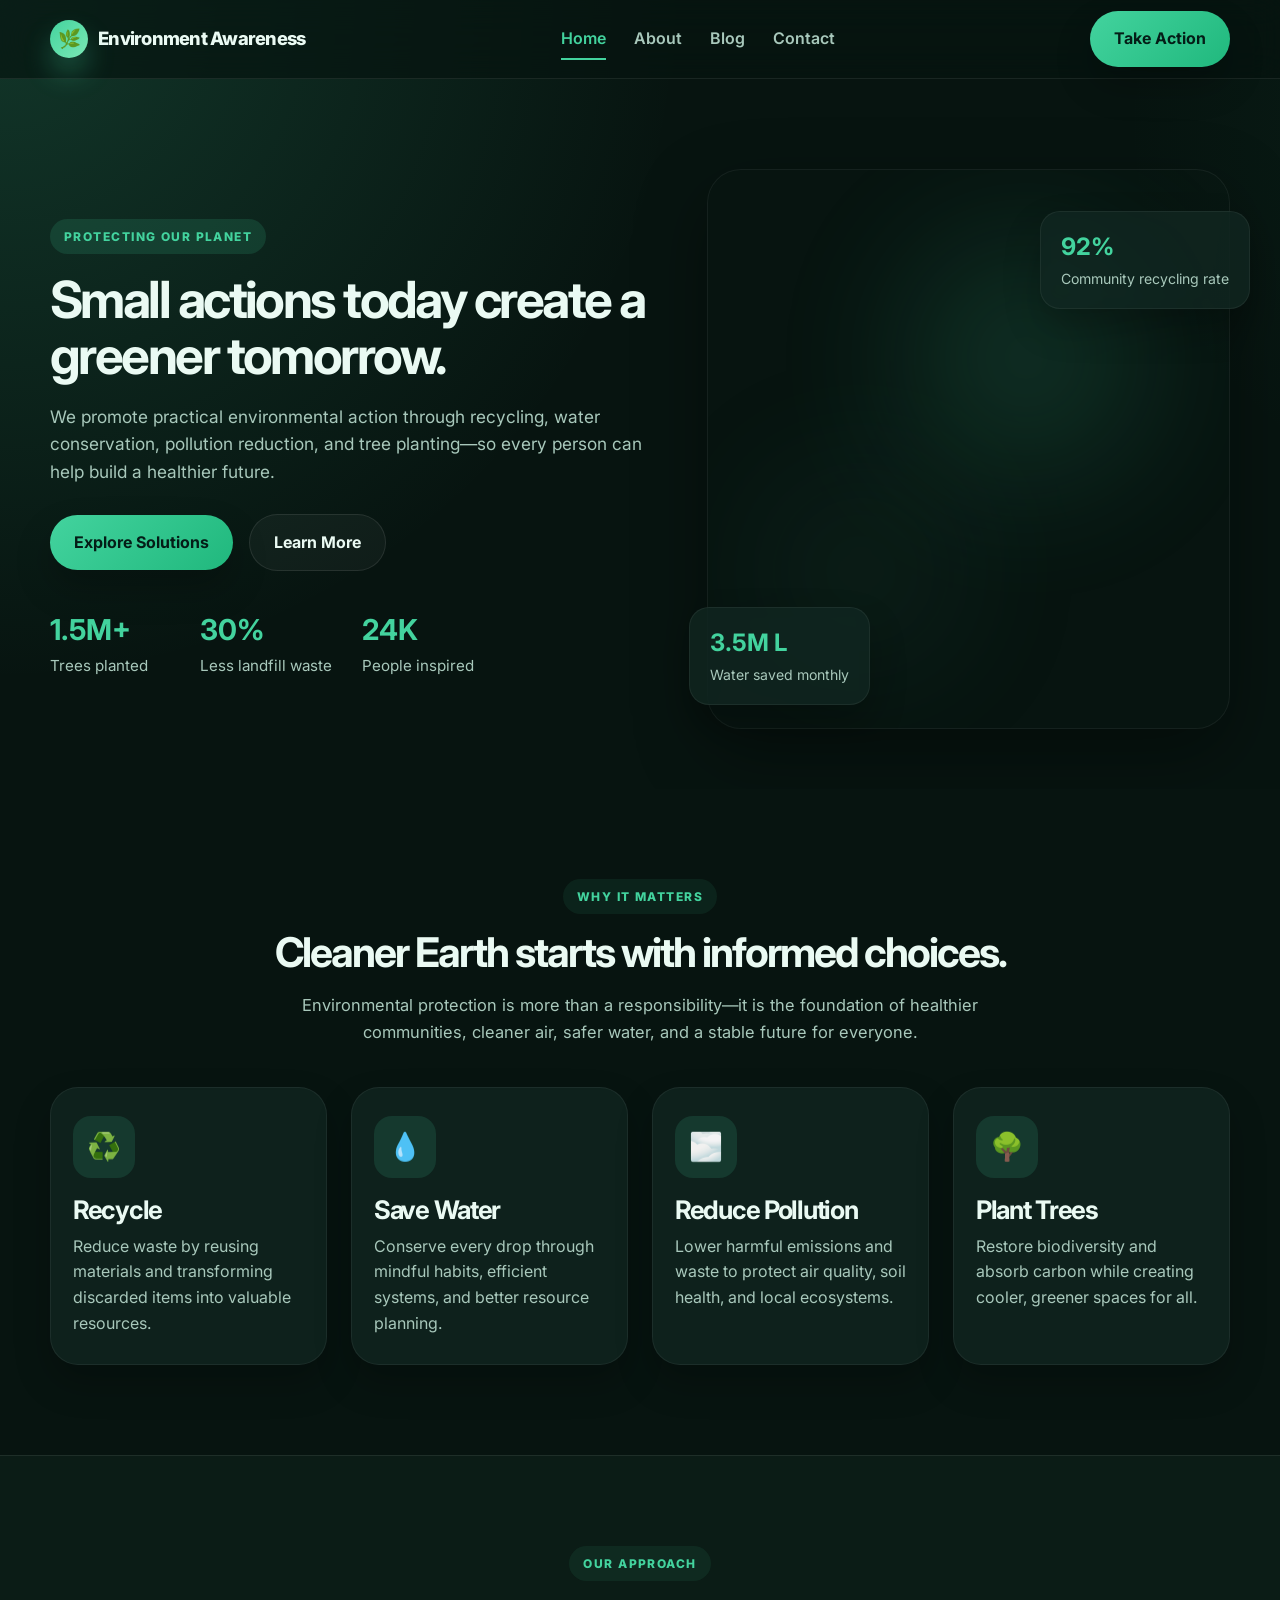
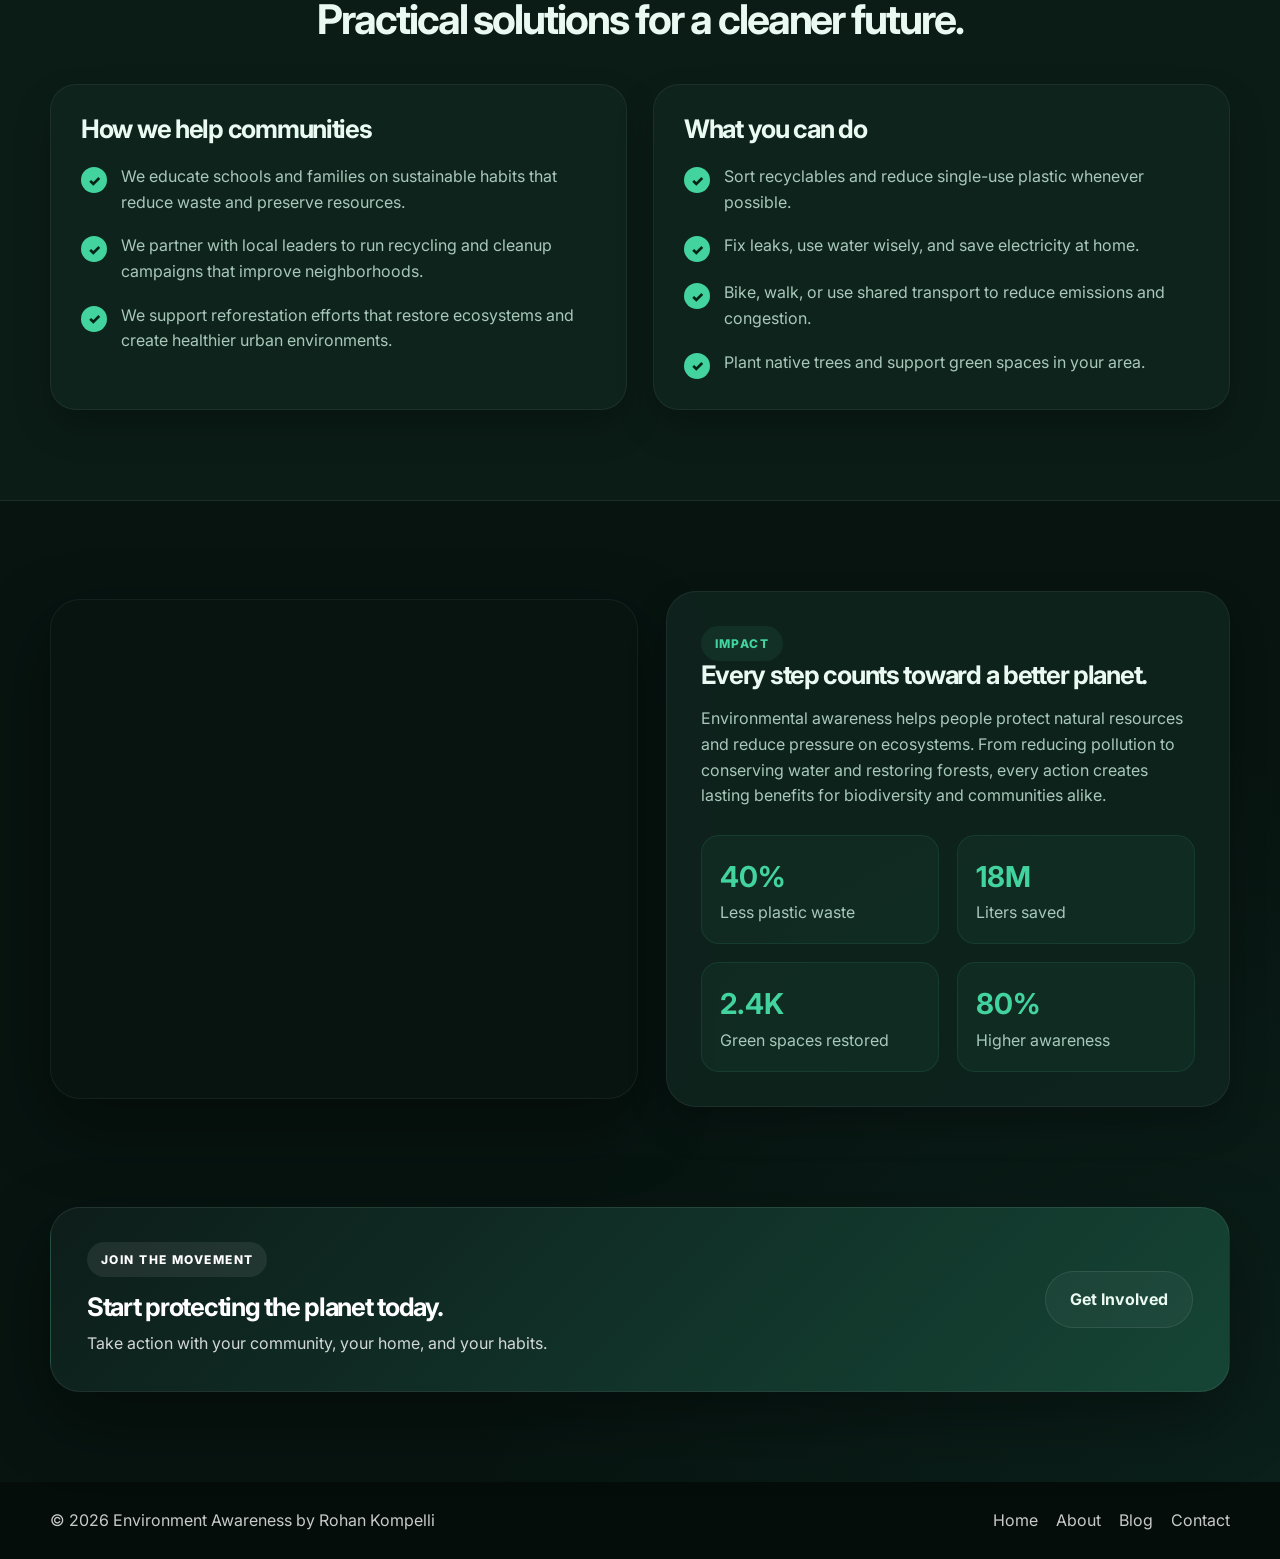
<file: index.html>
<!DOCTYPE html>
<html lang="en">
  <head>
    <meta charset="UTF-8" />
    <meta name="viewport" content="width=device-width, initial-scale=1.0" />
    <title>Environment Awareness | Rohan Kompelli</title>
    <meta
      name="description"
      content="Environment Awareness website promoting recycling, water conservation, pollution reduction, and tree planting."
    />
    <link rel="preconnect" href="https://fonts.googleapis.com" />
    <link rel="preconnect" href="https://fonts.gstatic.com" crossorigin />
    <link
      href="https://fonts.googleapis.com/css2?family=Inter:wght@400;500;600;700;800;900&display=swap"
      rel="stylesheet"
    />
    <link rel="stylesheet" href="style.css" />
  </head>
  <body>
    <header class="site-header">
      <div class="container nav">
        <a href="index.html" class="brand" aria-label="Environment Awareness home">
          <span class="brand-mark">🌿</span>
          <span>Environment Awareness</span>
        </a>

        <nav class="nav-links" id="navLinks">
          <a href="index.html" class="active">Home</a>
          <a href="about.html">About</a>
          <a href="blog.html">Blog</a>
          <a href="contact.html">Contact</a>
        </nav>

        <a href="contact.html" class="btn btn-primary nav-cta">Take Action</a>

        <button class="menu-toggle" id="menuToggle" aria-label="Toggle menu">
          ☰
        </button>
      </div>
    </header>

    <main>
      <section class="hero">
        <div class="container hero-inner">
          <div class="hero-copy reveal">
            <span class="eyebrow">Protecting our planet</span>
            <h1>Small actions today create a greener tomorrow.</h1>
            <p class="lead">
              We promote practical environmental action through recycling, water
              conservation, pollution reduction, and tree planting—so every
              person can help build a healthier future.
            </p>

            <div class="hero-actions">
              <a href="#solutions" class="btn btn-primary">Explore Solutions</a>
              <a href="about.html" class="btn btn-secondary">Learn More</a>
            </div>

            <div class="hero-stats">
              <div class="stat">
                <strong>1.5M+</strong>
                <span>Trees planted</span>
              </div>
              <div class="stat">
                <strong>30%</strong>
                <span>Less landfill waste</span>
              </div>
              <div class="stat">
                <strong>24K</strong>
                <span>People inspired</span>
              </div>
            </div>
          </div>

          <div class="hero-visual reveal">
            <div class="image-card">
              <div class="glow glow-one"></div>
              <div class="glow glow-two"></div>
            </div>

            <div class="floating-box box-top">
              <strong>92%</strong>
              <span>Community recycling rate</span>
            </div>

            <div class="floating-box box-bottom">
              <strong>3.5M L</strong>
              <span>Water saved monthly</span>
            </div>
          </div>
        </div>
      </section>

      <section class="section">
        <div class="container">
          <div class="section-heading reveal">
            <span class="eyebrow eyebrow-soft">Why it matters</span>
            <h2>Cleaner Earth starts with informed choices.</h2>
            <p>
              Environmental protection is more than a responsibility—it is the
              foundation of healthier communities, cleaner air, safer water, and
              a stable future for everyone.
            </p>
          </div>

          <div class="cards">
            <article class="card reveal">
              <div class="icon">♻️</div>
              <h3>Recycle</h3>
              <p>
                Reduce waste by reusing materials and transforming discarded
                items into valuable resources.
              </p>
            </article>

            <article class="card reveal">
              <div class="icon">💧</div>
              <h3>Save Water</h3>
              <p>
                Conserve every drop through mindful habits, efficient systems,
                and better resource planning.
              </p>
            </article>

            <article class="card reveal">
              <div class="icon">🌫️</div>
              <h3>Reduce Pollution</h3>
              <p>
                Lower harmful emissions and waste to protect air quality, soil
                health, and local ecosystems.
              </p>
            </article>

            <article class="card reveal">
              <div class="icon">🌳</div>
              <h3>Plant Trees</h3>
              <p>
                Restore biodiversity and absorb carbon while creating cooler,
                greener spaces for all.
              </p>
            </article>
          </div>
        </div>
      </section>

      <section id="solutions" class="section section-alt">
        <div class="container">
          <div class="section-heading reveal">
            <span class="eyebrow eyebrow-soft">Our approach</span>
            <h2>Practical solutions for a cleaner future.</h2>
          </div>

          <div class="feature-grid">
            <div class="feature-panel reveal">
              <h3>How we help communities</h3>
              <ul class="check-list">
                <li>
                  <span class="check">✓</span>
                  <span>
                    We educate schools and families on sustainable habits that
                    reduce waste and preserve resources.
                  </span>
                </li>
                <li>
                  <span class="check">✓</span>
                  <span>
                    We partner with local leaders to run recycling and cleanup
                    campaigns that improve neighborhoods.
                  </span>
                </li>
                <li>
                  <span class="check">✓</span>
                  <span>
                    We support reforestation efforts that restore ecosystems and
                    create healthier urban environments.
                  </span>
                </li>
              </ul>
            </div>

            <div class="feature-panel reveal">
              <h3>What you can do</h3>
              <ul class="check-list">
                <li>
                  <span class="check">✓</span>
                  <span>
                    Sort recyclables and reduce single-use plastic whenever
                    possible.
                  </span>
                </li>
                <li>
                  <span class="check">✓</span>
                  <span>
                    Fix leaks, use water wisely, and save electricity at home.
                  </span>
                </li>
                <li>
                  <span class="check">✓</span>
                  <span>
                    Bike, walk, or use shared transport to reduce emissions and
                    congestion.
                  </span>
                </li>
                <li>
                  <span class="check">✓</span>
                  <span>
                    Plant native trees and support green spaces in your area.
                  </span>
                </li>
              </ul>
            </div>
          </div>
        </div>
      </section>

      <section class="section">
        <div class="container impact">
          <div class="impact-image reveal"></div>

          <div class="impact-copy reveal">
            <span class="eyebrow eyebrow-soft">Impact</span>
            <h3>Every step counts toward a better planet.</h3>
            <p>
              Environmental awareness helps people protect natural resources and
              reduce pressure on ecosystems. From reducing pollution to
              conserving water and restoring forests, every action creates
              lasting benefits for biodiversity and communities alike.
            </p>

            <div class="mini-stats">
              <div class="mini-stat">
                <strong>40%</strong>
                <span>Less plastic waste</span>
              </div>
              <div class="mini-stat">
                <strong>18M</strong>
                <span>Liters saved</span>
              </div>
              <div class="mini-stat">
                <strong>2.4K</strong>
                <span>Green spaces restored</span>
              </div>
              <div class="mini-stat">
                <strong>80%</strong>
                <span>Higher awareness</span>
              </div>
            </div>
          </div>
        </div>
      </section>

      <section class="section cta-section">
        <div class="container">
          <div class="cta-box reveal">
            <div class="cta-copy">
              <span class="eyebrow eyebrow-light">Join the movement</span>
              <h3>Start protecting the planet today.</h3>
              <p>Take action with your community, your home, and your habits.</p>
            </div>

            <a href="contact.html" class="btn btn-secondary">Get Involved</a>
          </div>
        </div>
      </section>
    </main>

    <footer class="site-footer">
      <div class="container footer-inner">
        <p>© <span id="year"></span> Environment Awareness by Rohan Kompelli</p>
        <div class="footer-links">
          <a href="index.html">Home</a>
          <a href="about.html">About</a>
          <a href="blog.html">Blog</a>
          <a href="contact.html">Contact</a>
        </div>
      </div>
    </footer>

    <script src="script.js"></script>
  </body>
</html>
</file>
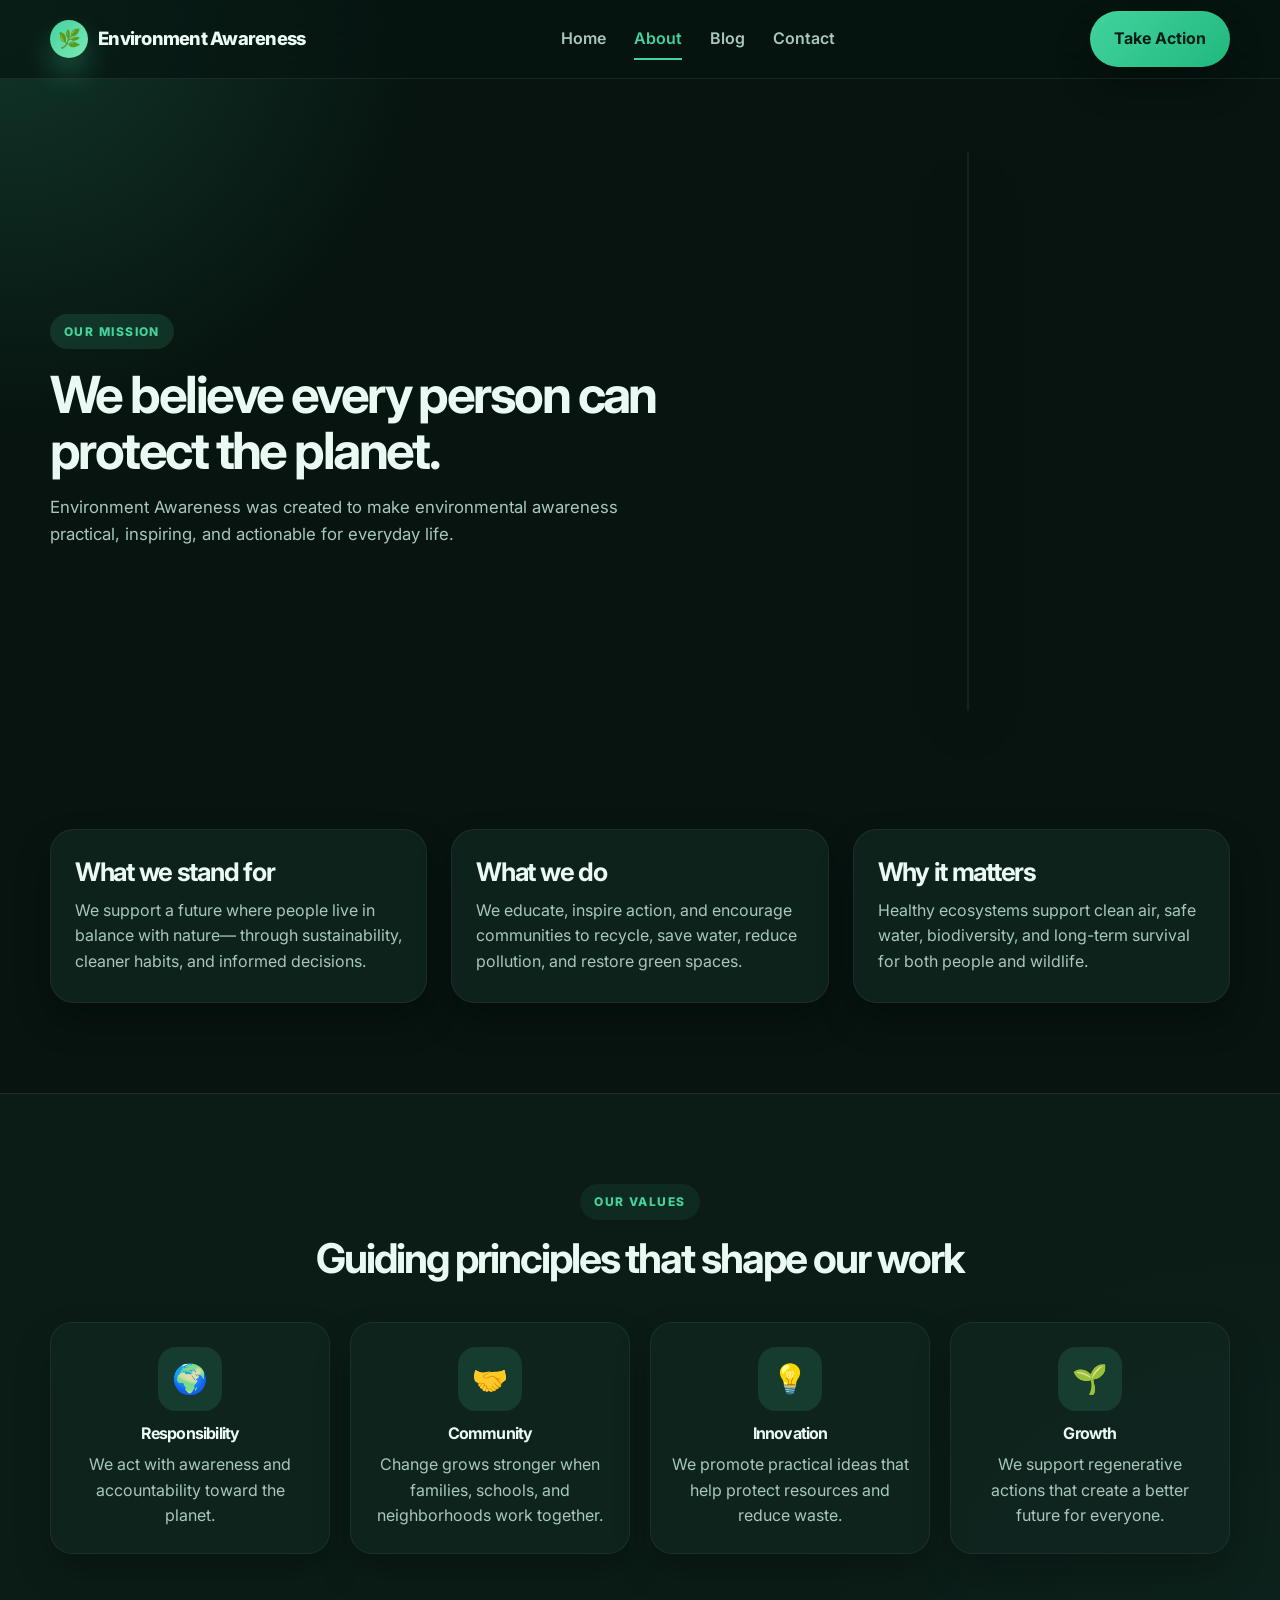
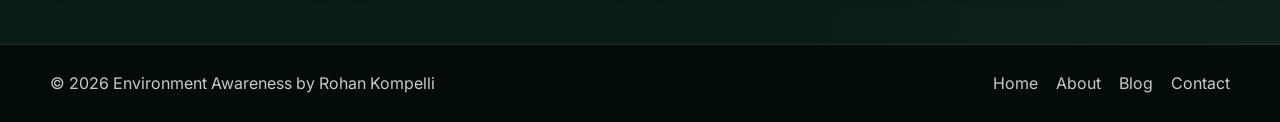
<file: about.html>
<!DOCTYPE html>
<html lang="en">
  <head>
    <meta charset="UTF-8" />
    <meta name="viewport" content="width=device-width, initial-scale=1.0" />
    <title>About | Environment Awareness</title>
    <meta
      name="description"
      content="Learn about Environment Awareness and its mission to protect the environment."
    />
    <link rel="preconnect" href="https://fonts.googleapis.com" />
    <link rel="preconnect" href="https://fonts.gstatic.com" crossorigin />
    <link
      href="https://fonts.googleapis.com/css2?family=Inter:wght@400;500;600;700;800;900&display=swap"
      rel="stylesheet"
    />
    <link rel="stylesheet" href="style.css" />
  </head>
  <body>
    <header class="site-header">
      <div class="container nav">
        <a href="index.html" class="brand" aria-label="Environment Awareness home">
          <span class="brand-mark">🌿</span>
          <span>Environment Awareness</span>
        </a>

        <nav class="nav-links" id="navLinks">
          <a href="index.html">Home</a>
          <a href="about.html" class="active">About</a>
          <a href="blog.html">Blog</a>
          <a href="contact.html">Contact</a>
        </nav>

        <a href="contact.html" class="btn btn-primary nav-cta">Take Action</a>

        <button class="menu-toggle" id="menuToggle" aria-label="Toggle menu">
          ☰
        </button>
      </div>
    </header>

    <main>
      <section class="page-hero">
        <div class="container page-hero-inner">
          <div class="page-copy reveal">
            <span class="eyebrow">Our mission</span>
            <h1>We believe every person can protect the planet.</h1>
            <p>
              Environment Awareness was created to make environmental awareness
              practical, inspiring, and actionable for everyday life.
            </p>
          </div>
          <div class="page-visual reveal">
            <div class="page-image page-image-about"></div>
          </div>
        </div>
      </section>

      <section class="section">
        <div class="container">
          <div class="story-grid">
            <div class="story-card reveal">
              <h3>What we stand for</h3>
              <p>
                We support a future where people live in balance with nature—
                through sustainability, cleaner habits, and informed decisions.
              </p>
            </div>
            <div class="story-card reveal">
              <h3>What we do</h3>
              <p>
                We educate, inspire action, and encourage communities to recycle,
                save water, reduce pollution, and restore green spaces.
              </p>
            </div>
            <div class="story-card reveal">
              <h3>Why it matters</h3>
              <p>
                Healthy ecosystems support clean air, safe water, biodiversity,
                and long-term survival for both people and wildlife.
              </p>
            </div>
          </div>
        </div>
      </section>

      <section class="section section-alt">
        <div class="container values">
          <div class="section-heading reveal">
            <span class="eyebrow eyebrow-soft">Our values</span>
            <h2>Guiding principles that shape our work</h2>
          </div>

          <div class="values-grid">
            <div class="value reveal">
              <div class="value-icon">🌍</div>
              <h4>Responsibility</h4>
              <p>We act with awareness and accountability toward the planet.</p>
            </div>

            <div class="value reveal">
              <div class="value-icon">🤝</div>
              <h4>Community</h4>
              <p>
                Change grows stronger when families, schools, and neighborhoods
                work together.
              </p>
            </div>

            <div class="value reveal">
              <div class="value-icon">💡</div>
              <h4>Innovation</h4>
              <p>
                We promote practical ideas that help protect resources and reduce
                waste.
              </p>
            </div>

            <div class="value reveal">
              <div class="value-icon">🌱</div>
              <h4>Growth</h4>
              <p>
                We support regenerative actions that create a better future for
                everyone.
              </p>
            </div>
          </div>
        </div>
      </section>
    </main>

    <footer class="site-footer">
      <div class="container footer-inner">
        <p>© <span id="year"></span> Environment Awareness by Rohan Kompelli</p>
        <div class="footer-links">
          <a href="index.html">Home</a>
          <a href="about.html">About</a>
          <a href="blog.html">Blog</a>
          <a href="contact.html">Contact</a>
        </div>
      </div>
    </footer>

    <script src="script.js"></script>
  </body>
</html>
</file>
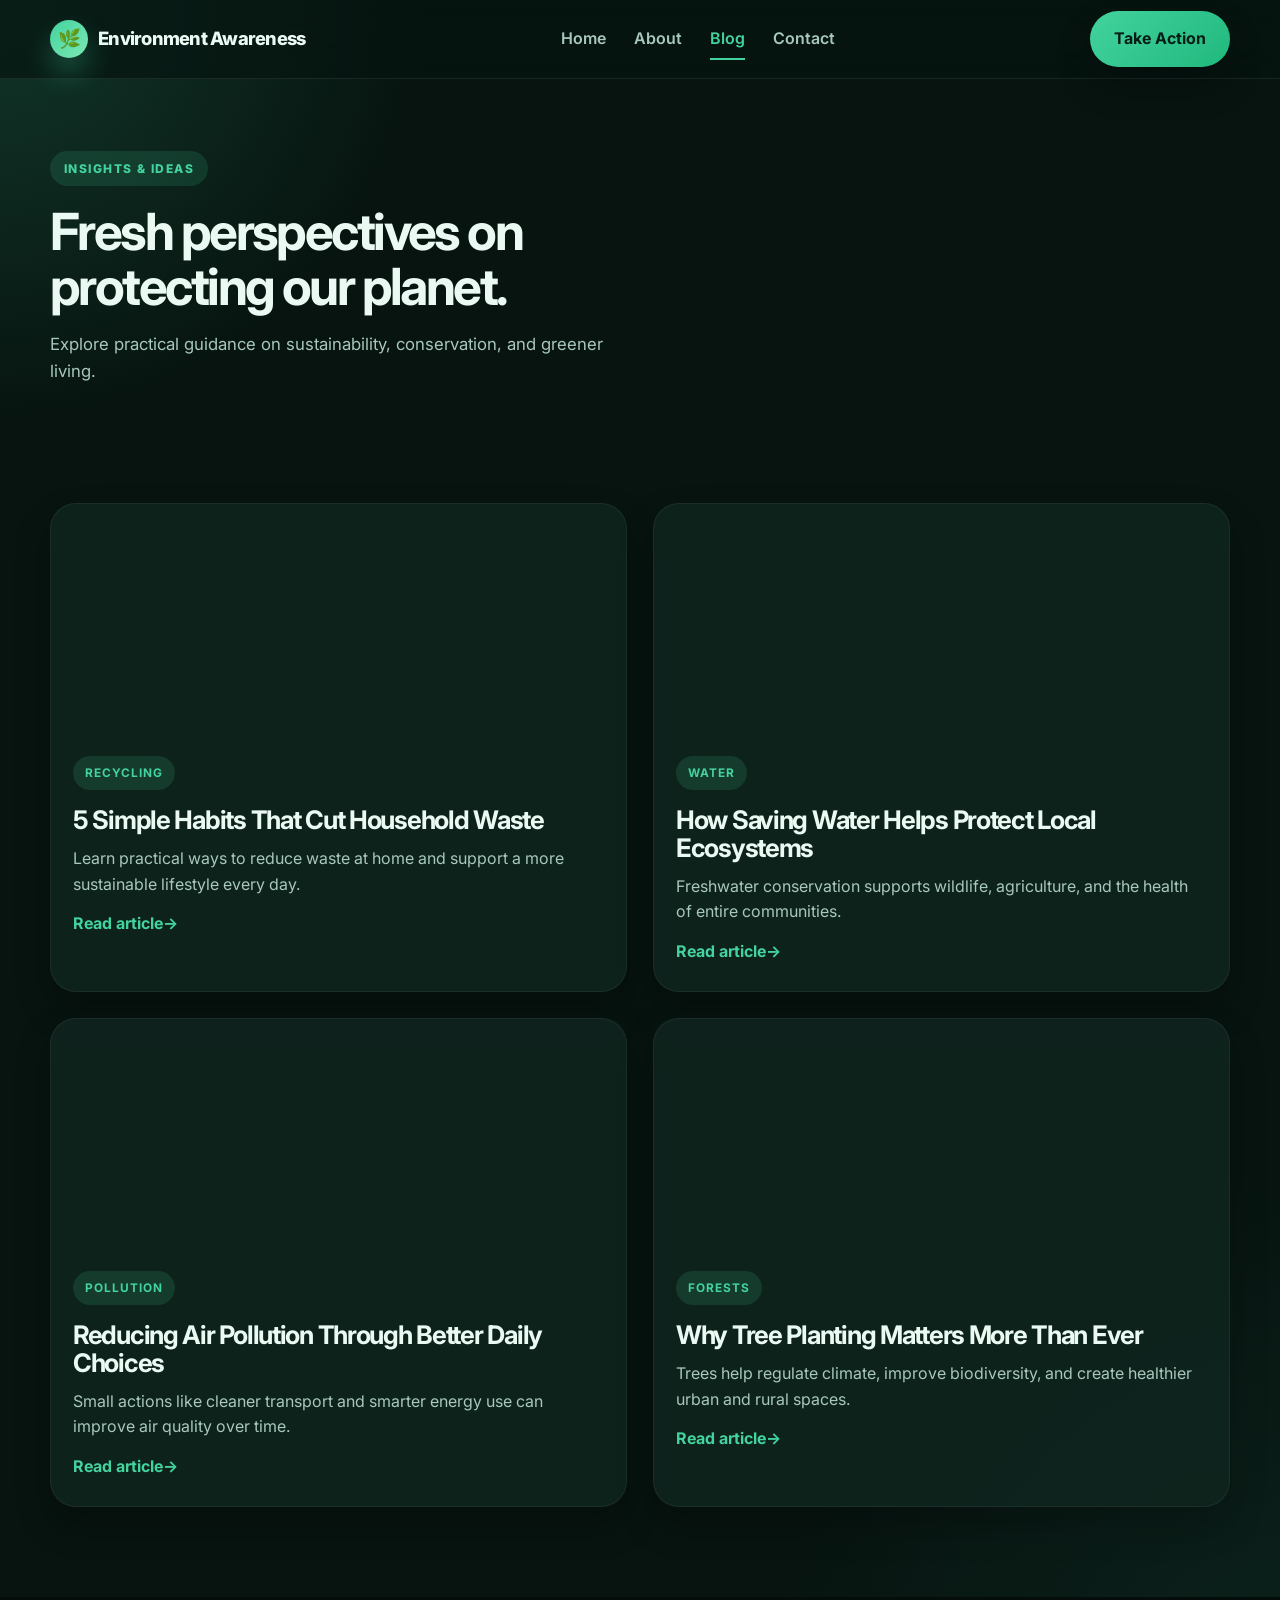
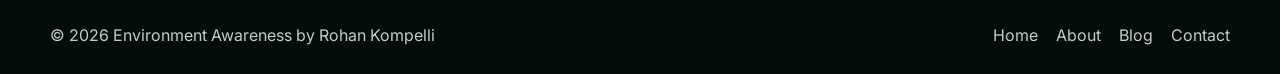
<file: blog.html>
<!DOCTYPE html>
<html lang="en">
  <head>
    <meta charset="UTF-8" />
    <meta name="viewport" content="width=device-width, initial-scale=1.0" />
    <title>Blog | Environment Awareness</title>
    <meta
      name="description"
      content="Read articles about recycling, water conservation, pollution reduction, and environmental action."
    />
    <link rel="preconnect" href="https://fonts.googleapis.com" />
    <link rel="preconnect" href="https://fonts.gstatic.com" crossorigin />
    <link
      href="https://fonts.googleapis.com/css2?family=Inter:wght@400;500;600;700;800;900&display=swap"
      rel="stylesheet"
    />
    <link rel="stylesheet" href="style.css" />
  </head>
  <body>
    <header class="site-header">
      <div class="container nav">
        <a href="index.html" class="brand" aria-label="Environment Awareness home">
          <span class="brand-mark">🌿</span>
          <span>Environment Awareness</span>
        </a>

        <nav class="nav-links" id="navLinks">
          <a href="index.html">Home</a>
          <a href="about.html">About</a>
          <a href="blog.html" class="active">Blog</a>
          <a href="contact.html">Contact</a>
        </nav>

        <a href="contact.html" class="btn btn-primary nav-cta">Take Action</a>

        <button class="menu-toggle" id="menuToggle" aria-label="Toggle menu">
          ☰
        </button>
      </div>
    </header>

    <main>
      <section class="page-hero">
        <div class="container page-hero-inner">
          <div class="page-copy reveal">
            <span class="eyebrow">Insights & ideas</span>
            <h1>Fresh perspectives on protecting our planet.</h1>
            <p>
              Explore practical guidance on sustainability, conservation, and
              greener living.
            </p>
          </div>
        </div>
      </section>

      <section class="section">
        <div class="container blog-grid">
          <article class="blog-card reveal">
            <div class="blog-image blog-one"></div>
            <div class="blog-content">
              <span class="tag">Recycling</span>
              <h3>5 Simple Habits That Cut Household Waste</h3>
              <p>
                Learn practical ways to reduce waste at home and support a more
                sustainable lifestyle every day.
              </p>
              <a href="#">Read article</a>
            </div>
          </article>

          <article class="blog-card reveal">
            <div class="blog-image blog-two"></div>
            <div class="blog-content">
              <span class="tag">Water</span>
              <h3>How Saving Water Helps Protect Local Ecosystems</h3>
              <p>
                Freshwater conservation supports wildlife, agriculture, and the
                health of entire communities.
              </p>
              <a href="#">Read article</a>
            </div>
          </article>

          <article class="blog-card reveal">
            <div class="blog-image blog-three"></div>
            <div class="blog-content">
              <span class="tag">Pollution</span>
              <h3>Reducing Air Pollution Through Better Daily Choices</h3>
              <p>
                Small actions like cleaner transport and smarter energy use can
                improve air quality over time.
              </p>
              <a href="#">Read article</a>
            </div>
          </article>

          <article class="blog-card reveal">
            <div class="blog-image blog-four"></div>
            <div class="blog-content">
              <span class="tag">Forests</span>
              <h3>Why Tree Planting Matters More Than Ever</h3>
              <p>
                Trees help regulate climate, improve biodiversity, and create
                healthier urban and rural spaces.
              </p>
              <a href="#">Read article</a>
            </div>
          </article>
        </div>
      </section>
    </main>

    <footer class="site-footer">
      <div class="container footer-inner">
        <p>© <span id="year"></span> Environment Awareness by Rohan Kompelli</p>
        <div class="footer-links">
          <a href="index.html">Home</a>
          <a href="about.html">About</a>
          <a href="blog.html">Blog</a>
          <a href="contact.html">Contact</a>
        </div>
      </div>
    </footer>

    <script src="script.js"></script>
  </body>
</html>
</file>
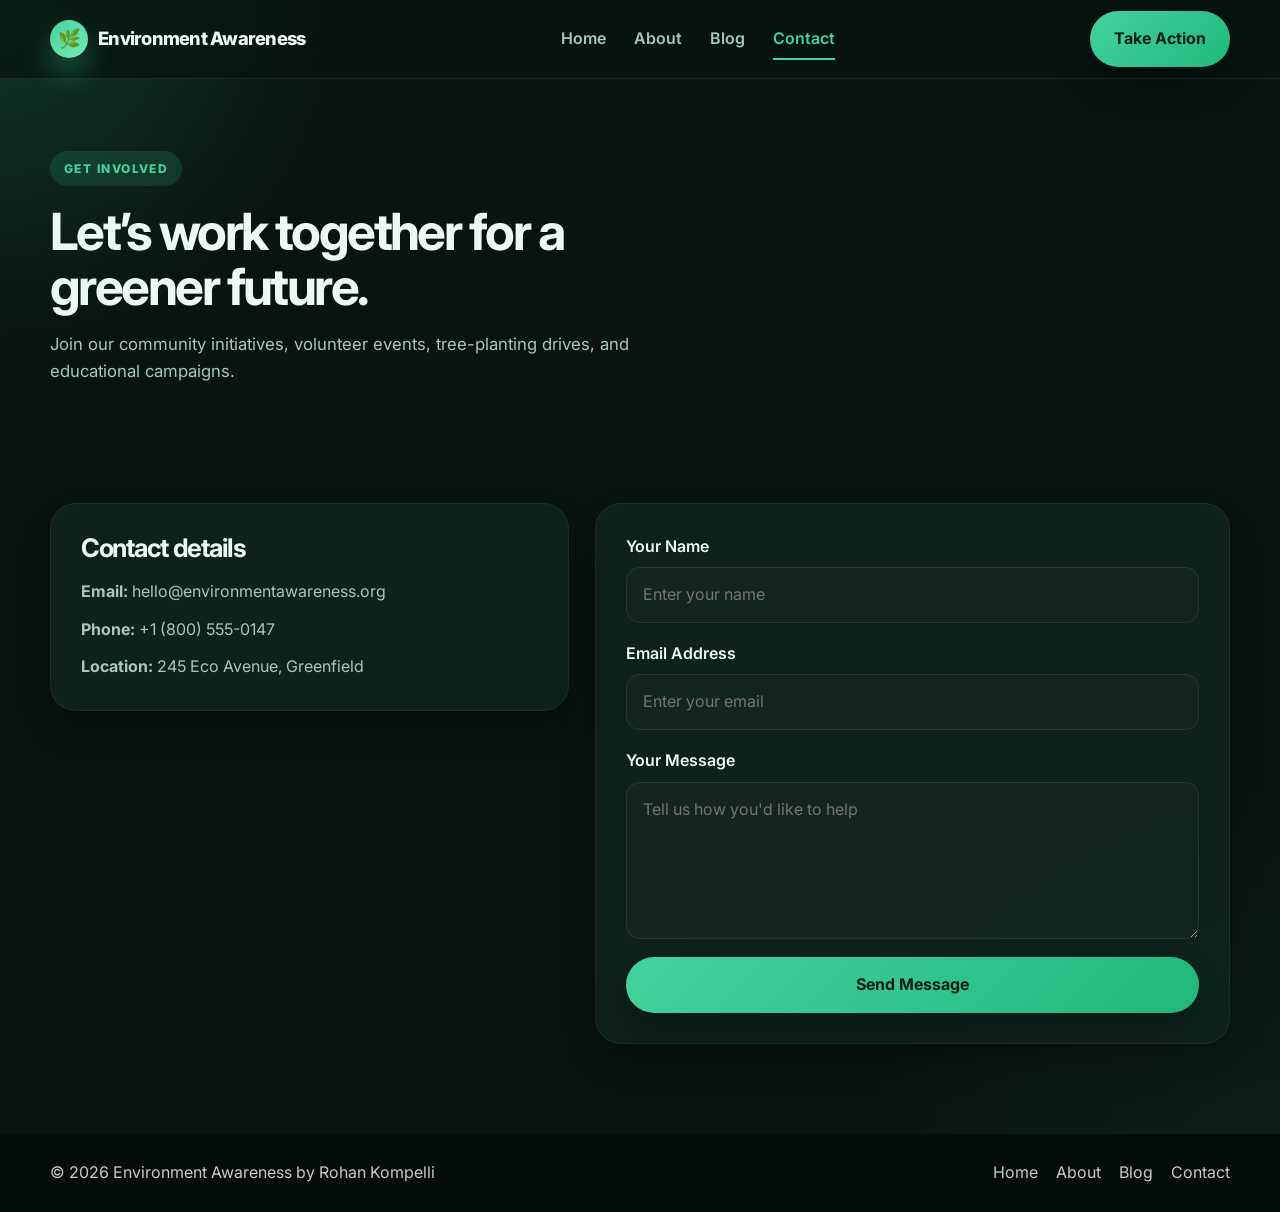
<file: contact.html>
<!DOCTYPE html>
<html lang="en">
  <head>
    <meta charset="UTF-8" />
    <meta name="viewport" content="width=device-width, initial-scale=1.0" />
    <title>Contact | Environment Awareness</title>
    <meta
      name="description"
      content="Contact Environment Awareness to join environmental initiatives and community campaigns."
    />
    <link rel="preconnect" href="https://fonts.googleapis.com" />
    <link rel="preconnect" href="https://fonts.gstatic.com" crossorigin />
    <link
      href="https://fonts.googleapis.com/css2?family=Inter:wght@400;500;600;700;800;900&display=swap"
      rel="stylesheet"
    />
    <link rel="stylesheet" href="style.css" />
  </head>
  <body>
    <header class="site-header">
      <div class="container nav">
        <a href="index.html" class="brand" aria-label="Environment Awareness home">
          <span class="brand-mark">🌿</span>
          <span>Environment Awareness</span>
        </a>

        <nav class="nav-links" id="navLinks">
          <a href="index.html">Home</a>
          <a href="about.html">About</a>
          <a href="blog.html">Blog</a>
          <a href="contact.html" class="active">Contact</a>
        </nav>

        <a href="contact.html" class="btn btn-primary nav-cta">Take Action</a>

        <button class="menu-toggle" id="menuToggle" aria-label="Toggle menu">
          ☰
        </button>
      </div>
    </header>

    <main>
      <section class="page-hero">
        <div class="container page-hero-inner contact-hero">
          <div class="page-copy reveal">
            <span class="eyebrow">Get involved</span>
            <h1>Let’s work together for a greener future.</h1>
            <p>
              Join our community initiatives, volunteer events, tree-planting
              drives, and educational campaigns.
            </p>
          </div>
        </div>
      </section>

      <section class="section">
        <div class="container contact-grid">
          <div class="contact-card reveal">
            <h3>Contact details</h3>
            <ul class="contact-list">
              <li><strong>Email:</strong> hello@environmentawareness.org</li>
              <li><strong>Phone:</strong> +1 (800) 555-0147</li>
              <li><strong>Location:</strong> 245 Eco Avenue, Greenfield</li>
            </ul>
          </div>

          <form class="contact-form reveal">
            <div class="form-group">
              <label for="name">Your Name</label>
              <input type="text" id="name" name="name" placeholder="Enter your name" />
            </div>

            <div class="form-group">
              <label for="email">Email Address</label>
              <input type="email" id="email" name="email" placeholder="Enter your email" />
            </div>

            <div class="form-group">
              <label for="message">Your Message</label>
              <textarea id="message" name="message" rows="5" placeholder="Tell us how you'd like to help"></textarea>
            </div>

            <button type="submit" class="btn btn-primary">Send Message</button>
          </form>
        </div>
      </section>
    </main>

    <footer class="site-footer">
      <div class="container footer-inner">
        <p>© <span id="year"></span> Environment Awareness by Rohan Kompelli</p>
        <div class="footer-links">
          <a href="index.html">Home</a>
          <a href="about.html">About</a>
          <a href="blog.html">Blog</a>
          <a href="contact.html">Contact</a>
        </div>
      </div>
    </footer>

    <script src="script.js"></script>
  </body>
</html>
</file>
<file: style.css>
:root {
  --bg: #071410;
  --bg-soft: #0d1d1a;
  --panel: rgba(15, 29, 26, 0.8);
  --panel-solid: #112620;
  --primary: #43d39e;
  --primary-dark: #20b87d;
  --primary-soft: rgba(67, 211, 158, 0.14);
  --text: #eafaf3;
  --muted: #a8c8bb;
  --line: rgba(255, 255, 255, 0.08);
  --shadow: 0 26px 70px rgba(0, 0, 0, 0.38);
  --shadow-soft: 0 18px 36px rgba(0, 0, 0, 0.24);
  --radius: 28px;
  --max-width: 1180px;
}

* {
  box-sizing: border-box;
  margin: 0;
  padding: 0;
}

html {
  scroll-behavior: smooth;
}

body {
  font-family: "Inter", sans-serif;
  background:
    radial-gradient(circle at top left, rgba(67, 211, 158, 0.18), transparent 20%),
    radial-gradient(circle at bottom right, rgba(26, 72, 62, 0.25), transparent 24%),
    var(--bg);
  color: var(--text);
  line-height: 1.6;
  overflow-x: hidden;
}

img {
  display: block;
  max-width: 100%;
}

a {
  color: inherit;
  text-decoration: none;
}

button,
input,
textarea {
  font: inherit;
}

.container {
  width: min(var(--max-width), calc(100% - 32px));
  margin: 0 auto;
}

.site-header {
  position: sticky;
  top: 0;
  z-index: 50;
  backdrop-filter: blur(18px);
  background: rgba(7, 20, 16, 0.7);
  border-bottom: 1px solid var(--line);
  animation: slideDown 0.6s cubic-bezier(0.34, 1.56, 0.64, 1);
}

@keyframes slideDown {
  from {
    transform: translateY(-100%);
    opacity: 0;
  }
  to {
    transform: translateY(0);
    opacity: 1;
  }
}

.nav {
  display: flex;
  align-items: center;
  justify-content: space-between;
  min-height: 78px;
}

.brand {
  display: inline-flex;
  align-items: center;
  gap: 10px;
  font-weight: 800;
  font-size: 1.15rem;
  letter-spacing: -0.04em;
  animation: fadeInLeft 0.8s ease-out 0.1s both;
}

@keyframes fadeInLeft {
  from {
    opacity: 0;
    transform: translateX(-20px);
  }
  to {
    opacity: 1;
    transform: translateX(0);
  }
}

.brand-mark {
  width: 38px;
  height: 38px;
  display: grid;
  place-items: center;
  border-radius: 50%;
  background: linear-gradient(135deg, var(--primary), #7ce8b5);
  color: #042317;
  box-shadow: 0 16px 28px rgba(67, 211, 158, 0.3);
  animation: bounceIn 0.8s cubic-bezier(0.68, -0.55, 0.265, 1.55) 0.2s both;
}

@keyframes bounceIn {
  0% {
    opacity: 0;
    transform: scale(0.3);
  }
  50% {
    opacity: 1;
    transform: scale(1.05);
  }
  70% {
    transform: scale(0.9);
  }
  100% {
    transform: scale(1);
  }
}

.nav-links {
  display: flex;
  align-items: center;
  gap: 28px;
  color: var(--muted);
  font-weight: 600;
}

.nav-links a {
  position: relative;
  transition: color 0.2s ease;
  animation: fadeInRight 0.8s ease-out both;
}

@keyframes fadeInRight {
  from {
    opacity: 0;
    transform: translateX(20px);
  }
  to {
    opacity: 1;
    transform: translateX(0);
  }
}

.nav-links a::after {
  content: "";
  position: absolute;
  left: 0;
  bottom: -8px;
  width: 100%;
  height: 2px;
  background: var(--primary);
  transform: scaleX(0);
  transform-origin: center;
  transition: transform 0.3s cubic-bezier(0.34, 1.56, 0.64, 1);
}

.nav-links a:hover,
.nav-links a.active {
  color: var(--primary);
}

.nav-links a:hover::after,
.nav-links a.active::after {
  transform: scaleX(1);
}

.btn {
  display: inline-flex;
  align-items: center;
  justify-content: center;
  border: none;
  border-radius: 999px;
  padding: 15px 24px;
  font-weight: 700;
  transition: all 0.3s cubic-bezier(0.34, 1.56, 0.64, 1);
  cursor: pointer;
  position: relative;
  overflow: hidden;
}

.btn::before {
  content: "";
  position: absolute;
  top: 50%;
  left: 50%;
  width: 0;
  height: 0;
  border-radius: 50%;
  background: rgba(255, 255, 255, 0.3);
  transform: translate(-50%, -50%);
  transition: width 0.6s ease, height 0.6s ease;
  pointer-events: none;
}

.btn:active::before {
  width: 300px;
  height: 300px;
}

.btn-primary {
  background: linear-gradient(135deg, var(--primary), var(--primary-dark));
  color: #041d17;
  box-shadow: var(--shadow-soft);
}

.btn-primary:hover {
  transform: translateY(-3px) scale(1.02);
  box-shadow: 0 20px 30px rgba(67, 211, 158, 0.22);
}

.btn-secondary {
  background: rgba(255, 255, 255, 0.04);
  color: var(--text);
  border: 1px solid rgba(255, 255, 255, 0.09);
}

.btn-secondary:hover {
  background: rgba(255, 255, 255, 0.08);
}

.menu-toggle {
  display: none;
  border: none;
  background: transparent;
  font-size: 2rem;
  color: var(--text);
  cursor: pointer;
  transition: transform 0.3s ease;
}

.menu-toggle:active {
  transform: rotate(90deg);
}

.hero {
  padding: 90px 0 60px;
  position: relative;
  overflow: hidden;
}

.hero::before {
  content: "";
  position: absolute;
  top: -50%;
  right: -50%;
  width: 800px;
  height: 800px;
  border-radius: 50%;
  background: radial-gradient(circle, rgba(29, 143, 95, 0.08), transparent 70%);
  animation: float 20s ease-in-out infinite;
  z-index: -1;
}

@keyframes float {
  0%, 100% {
    transform: translate(0, 0) scale(1);
  }
  25% {
    transform: translate(-20px, -20px) scale(1.05);
  }
  50% {
    transform: translate(-40px, 0) scale(0.95);
  }
  75% {
    transform: translate(-20px, 20px) scale(1.05);
  }
}

.hero-inner,
.page-hero-inner {
  display: grid;
  grid-template-columns: 1.08fr 0.92fr;
  align-items: center;
  gap: 42px;
}

.eyebrow {
  display: inline-flex;
  align-items: center;
  padding: 8px 14px;
  border-radius: 999px;
  background: var(--primary-soft);
  color: var(--primary);
  font-size: 0.75rem;
  font-weight: 800;
  letter-spacing: 0.12em;
  text-transform: uppercase;
}

.eyebrow-soft {
  background: rgba(67, 211, 158, 0.08);
}

.eyebrow-light {
  background: rgba(255, 255, 255, 0.08);
  color: white;
}

h1,
h2,
h3,
h4 {
  letter-spacing: -0.05em;
  line-height: 1.08;
}

h1 {
  font-size: clamp(2.8rem, 4vw, 5rem);
  margin-top: 18px;
}

h2 {
  font-size: clamp(2.1rem, 3.2vw, 3.2rem);
  margin-top: 16px;
}

h3 {
  font-size: clamp(1.5rem, 2vw, 2.1rem);
}

.lead {
  font-size: 1.08rem;
  color: var(--muted);
  max-width: 620px;
  margin-top: 20px;
}

.hero-actions {
  display: flex;
  align-items: center;
  gap: 16px;
  flex-wrap: wrap;
  margin-top: 28px;
}

.hero-stats {
  display: flex;
  flex-wrap: wrap;
  gap: 30px;
  margin-top: 36px;
}

.stat {
  min-width: 120px;
}

.stat strong {
  display: block;
  font-size: clamp(1.8rem, 2vw, 2.4rem);
  color: var(--primary);
}

.stat span {
  font-size: 0.95rem;
  color: var(--muted);
}

.hero-visual {
  position: relative;
  animation: fadeUp 0.9s ease-out 0.2s both;
}

@keyframes fadeUp {
  from {
    opacity: 0;
    transform: translateY(40px);
  }
  to {
    opacity: 1;
    transform: translateY(0);
  }
}

.image-card,
.page-image {
  position: relative;
  min-height: 560px;
  border-radius: 34px;
  overflow: hidden;
  box-shadow: var(--shadow);
  background-size: cover;
  background-position: center;
  border: 1px solid rgba(255, 255, 255, 0.06);
}

.image-card {
  background-image: url("https://images.unsplash.com/photo-1492496913980-501348b61469?auto=format&fit=crop&w=1200&q=80");
  animation: scaleUp 1s ease-out 0.3s both;
}

@keyframes scaleUp {
  from {
    opacity: 0;
    transform: scale(0.92);
  }
  to {
    opacity: 1;
    transform: scale(1);
  }
}

.page-image-about {
  background-image: url("https://images.unsplash.com/photo-1523741543316-beb7fc7023d8?auto=format&fit=crop&w=1200&q=80");
}

.glow {
  position: absolute;
  border-radius: 50%;
  filter: blur(80px);
  opacity: 0.45;
  animation: pulse 7s ease-in-out infinite alternate;
}

.glow-one {
  width: 220px;
  height: 220px;
  background: rgba(67, 211, 158, 0.42);
  right: 18%;
  top: 14%;
}

.glow-two {
  width: 180px;
  height: 180px;
  background: rgba(52, 124, 98, 0.35);
  bottom: 12%;
  left: 12%;
  animation-delay: 1.4s;
}

.floating-box {
  position: absolute;
  background: rgba(17, 38, 32, 0.86);
  backdrop-filter: blur(10px);
  border-radius: 20px;
  padding: 16px 20px;
  box-shadow: var(--shadow-soft);
  border: 1px solid rgba(255, 255, 255, 0.06);
  animation: floatBox 3s ease-in-out infinite;
}

@keyframes floatBox {
  0%, 100% {
    transform: translateY(0px);
  }
  50% {
    transform: translateY(-12px);
  }
}

.floating-box strong {
  display: block;
  font-size: 1.5rem;
  color: var(--primary);
}

.floating-box span {
  color: var(--muted);
  font-size: 0.88rem;
}

.box-top {
  right: -20px;
  top: 42px;
}

.box-bottom {
  left: -18px;
  bottom: 24px;
  animation-delay: 0.5s;
}

.section {
  padding: 90px 0;
}

.section-alt {
  background: rgba(17, 38, 32, 0.42);
  border-top: 1px solid var(--line);
  border-bottom: 1px solid var(--line);
}

.section-heading {
  text-align: center;
  max-width: 760px;
  margin: 0 auto 42px;
}

.section-heading p {
  margin-top: 18px;
  color: var(--muted);
  font-size: 1.03rem;
}

.cards {
  display: grid;
  grid-template-columns: repeat(4, minmax(0, 1fr));
  gap: 24px;
}

.card {
  background: rgba(17, 38, 32, 0.78);
  border-radius: var(--radius);
  padding: 28px 22px;
  box-shadow: var(--shadow-soft);
  border: 1px solid rgba(255, 255, 255, 0.06);
  transition: all 0.4s cubic-bezier(0.34, 1.56, 0.64, 1);
  animation: fadeUp 0.8s ease-out both;
  cursor: pointer;
  position: relative;
  overflow: hidden;
}

.card:nth-child(1) {
  animation-delay: 0.1s;
}
.card:nth-child(2) {
  animation-delay: 0.2s;
}
.card:nth-child(3) {
  animation-delay: 0.3s;
}
.card:nth-child(4) {
  animation-delay: 0.4s;
}

.card::before {
  content: "";
  position: absolute;
  top: -50%;
  right: -50%;
  width: 200px;
  height: 200px;
  border-radius: 50%;
  background: radial-gradient(circle, rgba(29, 143, 95, 0.2), transparent 70%);
  opacity: 0;
  transition: opacity 0.4s ease;
}

.card:hover {
  transform: translateY(-8px);
  box-shadow: 0 28px 60px rgba(18, 103, 71, 0.18);
}

.card:hover::before {
  opacity: 1;
}

.icon {
  width: 62px;
  height: 62px;
  display: grid;
  place-items: center;
  border-radius: 18px;
  background: var(--primary-soft);
  font-size: 1.7rem;
  margin-bottom: 18px;
  animation: iconBounce 0.6s cubic-bezier(0.68, -0.55, 0.265, 1.55) both;
}

@keyframes iconBounce {
  0% {
    opacity: 0;
    transform: scale(0);
  }
  50% {
    transform: scale(1.1);
  }
  100% {
    opacity: 1;
    transform: scale(1);
  }
}

.card h3 {
  margin-bottom: 10px;
}

.card p {
  color: var(--muted);
}

.feature-grid {
  display: grid;
  grid-template-columns: repeat(2, minmax(0, 1fr));
  gap: 26px;
}

.feature-panel {
  background: rgba(17, 38, 32, 0.8);
  border-radius: 26px;
  padding: 30px;
  box-shadow: var(--shadow-soft);
  border: 1px solid rgba(255, 255, 255, 0.06);
  animation: fadeUp 0.8s ease-out both;
  transition: all 0.4s ease;
}

.feature-panel:nth-child(1) {
  animation-delay: 0.2s;
}
.feature-panel:nth-child(2) {
  animation-delay: 0.3s;
}

.feature-panel:hover {
  transform: translateY(-6px);
  box-shadow: 0 28px 60px rgba(18, 103, 71, 0.15);
}

.check-list {
  list-style: none;
  display: grid;
  gap: 18px;
  margin-top: 22px;
}

.check-list li {
  display: flex;
  gap: 14px;
  align-items: flex-start;
  color: var(--muted);
  animation: slideInRight 0.6s ease-out both;
}

@keyframes slideInRight {
  from {
    opacity: 0;
    transform: translateX(-20px);
  }
  to {
    opacity: 1;
    transform: translateX(0);
  }
}

.check-list li:nth-child(1) {
  animation-delay: 0.3s;
}
.check-list li:nth-child(2) {
  animation-delay: 0.4s;
}
.check-list li:nth-child(3) {
  animation-delay: 0.5s;
}
.check-list li:nth-child(4) {
  animation-delay: 0.6s;
}

.check {
  width: 26px;
  height: 26px;
  display: grid;
  place-items: center;
  border-radius: 50%;
  background: var(--primary);
  color: #042317;
  font-size: 0.9rem;
  flex-shrink: 0;
  margin-top: 3px;
  font-weight: 900;
  animation: checkPulse 0.5s ease-out;
}

@keyframes checkPulse {
  0% {
    transform: scale(0);
  }
  70% {
    transform: scale(1.2);
  }
  100% {
    transform: scale(1);
  }
}

.impact {
  display: grid;
  grid-template-columns: 1.02fr 0.98fr;
  gap: 28px;
  align-items: center;
}

.impact-image {
  min-height: 500px;
  border-radius: 30px;
  background-image: url("https://images.unsplash.com/photo-1473448912268-2022ce9509d8?auto=format&fit=crop&w=1200&q=80");
  background-size: cover;
  background-position: center;
  box-shadow: var(--shadow);
  border: 1px solid rgba(255, 255, 255, 0.06);
}

.impact-copy {
  background: rgba(17, 38, 32, 0.8);
  border-radius: 30px;
  padding: 34px;
  box-shadow: var(--shadow-soft);
  border: 1px solid rgba(255, 255, 255, 0.06);
  animation: fadeUp 0.8s ease-out 0.3s both;
}

.impact-copy p {
  color: var(--muted);
  margin-top: 18px;
  margin-bottom: 26px;
}

.mini-stats {
  display: grid;
  grid-template-columns: repeat(2, minmax(0, 1fr));
  gap: 18px;
}

.mini-stat {
  background: rgba(67, 211, 158, 0.05);
  border-radius: 18px;
  padding: 18px;
  border: 1px solid rgba(67, 211, 158, 0.1);
  animation: fadeUp 0.6s ease-out both;
  transition: all 0.3s ease;
}

.mini-stat:nth-child(1) {
  animation-delay: 0.4s;
}
.mini-stat:nth-child(2) {
  animation-delay: 0.5s;
}
.mini-stat:nth-child(3) {
  animation-delay: 0.6s;
}
.mini-stat:nth-child(4) {
  animation-delay: 0.7s;
}

.mini-stat:hover {
  transform: scale(1.04) translateY(-4px);
  box-shadow: 0 16px 32px rgba(18, 103, 71, 0.12);
}

.mini-stat strong {
  display: block;
  font-size: 1.8rem;
  color: var(--primary);
}

.mini-stat span {
  color: var(--muted);
}

.cta-section {
  padding-top: 10px;
}

.cta-box {
  display: flex;
  align-items: center;
  justify-content: space-between;
  gap: 24px;
  padding: 34px 36px;
  border-radius: 30px;
  background: linear-gradient(135deg, #0d1d1a, #154535);
  color: white;
  box-shadow: var(--shadow);
  border: 1px solid rgba(255, 255, 255, 0.08);
  animation: slideUp 0.8s cubic-bezier(0.34, 1.56, 0.64, 1) 0.2s both;
  position: relative;
  overflow: hidden;
}

@keyframes slideUp {
  from {
    opacity: 0;
    transform: translateY(40px);
  }
  to {
    opacity: 1;
    transform: translateY(0);
  }
}

.cta-box::before {
  content: "";
  position: absolute;
  top: 0;
  left: -100%;
  width: 100%;
  height: 100%;
  background: linear-gradient(90deg, transparent, rgba(255, 255, 255, 0.1), transparent);
  animation: shimmer 3s infinite;
  pointer-events: none;
}

@keyframes shimmer {
  0% {
    left: -100%;
  }
  100% {
    left: 100%;
  }
}

.cta-copy h3 {
  margin-top: 16px;
  margin-bottom: 10px;
}

.cta-copy p {
  color: rgba(255, 255, 255, 0.82);
}

.site-footer {
  background: #050d0b;
  color: rgba(255, 255, 255, 0.78);
  padding: 26px 0;
}

.footer-inner {
  display: flex;
  justify-content: space-between;
  align-items: center;
  gap: 16px;
  flex-wrap: wrap;
}

.footer-links {
  display: flex;
  align-items: center;
  flex-wrap: wrap;
  gap: 18px;
}

.page-hero {
  padding: 72px 0 28px;
}

.page-copy h1 {
  margin-bottom: 16px;
}

.page-copy p {
  color: var(--muted);
  max-width: 600px;
  font-size: 1.05rem;
}

.page-visual {
  display: flex;
  justify-content: center;
}

.story-grid {
  display: grid;
  grid-template-columns: repeat(3, minmax(0, 1fr));
  gap: 24px;
}

.story-card {
  background: rgba(17, 38, 32, 0.8);
  border-radius: 24px;
  padding: 28px 24px;
  box-shadow: var(--shadow-soft);
  border: 1px solid rgba(255, 255, 255, 0.06);
  animation: fadeUp 0.8s ease-out both;
  transition: all 0.4s cubic-bezier(0.34, 1.56, 0.64, 1);
}

.story-card:nth-child(1) {
  animation-delay: 0.2s;
}
.story-card:nth-child(2) {
  animation-delay: 0.3s;
}
.story-card:nth-child(3) {
  animation-delay: 0.4s;
}

.story-card:hover {
  transform: translateY(-8px) rotateY(5deg);
  box-shadow: 0 28px 60px rgba(18, 103, 71, 0.15);
}

.story-card h3 {
  margin-bottom: 12px;
}

.story-card p {
  color: var(--muted);
}

.values-grid {
  display: grid;
  grid-template-columns: repeat(4, minmax(0, 1fr));
  gap: 20px;
}

.value {
  background: rgba(17, 38, 32, 0.8);
  border-radius: 22px;
  padding: 24px 20px;
  text-align: center;
  box-shadow: var(--shadow-soft);
  border: 1px solid rgba(255, 255, 255, 0.06);
  animation: fadeUp 0.8s ease-out both;
  transition: all 0.4s cubic-bezier(0.34, 1.56, 0.64, 1);
}

.value:nth-child(1) {
  animation-delay: 0.15s;
}
.value:nth-child(2) {
  animation-delay: 0.25s;
}
.value:nth-child(3) {
  animation-delay: 0.35s;
}
.value:nth-child(4) {
  animation-delay: 0.45s;
}

.value:hover {
  transform: translateY(-12px) scale(1.03);
  box-shadow: 0 32px 70px rgba(18, 103, 71, 0.18);
}

.value-icon {
  width: 64px;
  height: 64px;
  display: grid;
  place-items: center;
  margin: 0 auto 14px;
  border-radius: 18px;
  font-size: 1.8rem;
  background: var(--primary-soft);
  transition: all 0.4s cubic-bezier(0.34, 1.56, 0.64, 1);
}

.value:hover .value-icon {
  transform: scale(1.15) rotate(10deg);
}

.value h4 {
  margin-bottom: 10px;
}

.value p {
  color: var(--muted);
}

.blog-grid {
  display: grid;
  grid-template-columns: repeat(2, minmax(0, 1fr));
  gap: 26px;
}

.blog-card {
  background: rgba(17, 38, 32, 0.8);
  border-radius: 26px;
  overflow: hidden;
  box-shadow: var(--shadow-soft);
  border: 1px solid rgba(255, 255, 255, 0.06);
  animation: fadeUp 0.8s ease-out both;
  transition: all 0.5s cubic-bezier(0.34, 1.56, 0.64, 1);
}

.blog-card:nth-child(1) {
  animation-delay: 0.2s;
}
.blog-card:nth-child(2) {
  animation-delay: 0.3s;
}
.blog-card:nth-child(3) {
  animation-delay: 0.4s;
}
.blog-card:nth-child(4) {
  animation-delay: 0.5s;
}

.blog-card:hover {
  transform: translateY(-12px) scale(1.02);
  box-shadow: 0 32px 70px rgba(18, 103, 71, 0.2);
}

.blog-image {
  height: 230px;
  background-size: cover;
  background-position: center;
  position: relative;
  overflow: hidden;
}

.blog-image::after {
  content: "";
  position: absolute;
  top: 0;
  left: 0;
  right: 0;
  bottom: 0;
  background: rgba(0, 0, 0, 0);
  transition: background 0.4s ease;
}

.blog-card:hover .blog-image::after {
  background: rgba(0, 0, 0, 0.15);
}

.blog-card:hover .blog-image {
  transform: scale(1.08);
}

.blog-one {
  background-image: url("https://images.unsplash.com/photo-1532996122724-e3c354a0b15b?auto=format&fit=crop&w=1200&q=80");
}

.blog-two {
  background-image: url("https://images.unsplash.com/photo-1501004318641-b39e6451bec6?auto=format&fit=crop&w=1200&q=80");
}

.blog-three {
  background-image: url("https://images.unsplash.com/photo-1497436072909-60f360e1d4b1?auto=format&fit=crop&w=1200&q=80");
}

.blog-four {
  background-image: url("https://images.unsplash.com/photo-1441974231531-c6227db76b6e?auto=format&fit=crop&w=1200&q=80");
}

.blog-content {
  padding: 22px 22px 26px;
  transition: all 0.3s ease;
}

.blog-card:hover .blog-content {
  background: var(--primary-soft);
}

.tag {
  display: inline-block;
  padding: 8px 12px;
  border-radius: 999px;
  background: var(--primary-soft);
  color: var(--primary);
  font-size: 0.74rem;
  font-weight: 700;
  letter-spacing: 0.08em;
  text-transform: uppercase;
}

.blog-content h3 {
  margin-top: 16px;
  margin-bottom: 12px;
  transition: color 0.3s ease;
}

.blog-card:hover .blog-content h3 {
  color: var(--primary-dark);
}

.blog-content p {
  color: var(--muted);
  margin-bottom: 14px;
}

.blog-content a {
  color: var(--primary);
  font-weight: 700;
  position: relative;
}

.blog-content a::after {
  content: " →";
  transition: transform 0.3s cubic-bezier(0.34, 1.56, 0.64, 1);
  display: inline-block;
}

.blog-card:hover .blog-content a::after {
  transform: translateX(4px);
}

.contact-grid {
  display: grid;
  grid-template-columns: 0.9fr 1.1fr;
  gap: 26px;
  align-items: start;
}

.contact-card,
.contact-form {
  background: rgba(17, 38, 32, 0.8);
  border-radius: 26px;
  box-shadow: var(--shadow-soft);
  padding: 30px;
  border: 1px solid rgba(255, 255, 255, 0.06);
  animation: fadeUp 0.8s ease-out both;
}

.contact-card {
  animation-delay: 0.2s;
}

.contact-form {
  animation-delay: 0.3s;
}

.contact-card h3 {
  margin-bottom: 18px;
}

.contact-list {
  list-style: none;
  display: grid;
  gap: 12px;
  color: var(--muted);
}

.form-group {
  display: grid;
  gap: 8px;
  margin-bottom: 18px;
  animation: slideInRight 0.6s ease-out both;
}

.form-group:nth-child(1) {
  animation-delay: 0.35s;
}
.form-group:nth-child(2) {
  animation-delay: 0.4s;
}
.form-group:nth-child(3) {
  animation-delay: 0.45s;
}

.form-group label {
  font-weight: 600;
}

.form-group input,
.form-group textarea {
  width: 100%;
  border: 1px solid rgba(255, 255, 255, 0.08);
  background: rgba(255, 255, 255, 0.02);
  border-radius: 14px;
  padding: 14px 16px;
  color: var(--text);
  resize: vertical;
  outline: none;
}

.form-group input:focus,
.form-group textarea:focus {
  border-color: rgba(67, 211, 158, 0.7);
  box-shadow: 0 0 0 4px rgba(67, 211, 158, 0.12);
}

.contact-form .btn {
  width: 100%;
}

.reveal {
  opacity: 0;
  transform: translateY(24px);
  transition: opacity 0.8s ease, transform 0.8s ease;
}

.reveal.visible {
  opacity: 1;
  transform: translateY(0);
}

@keyframes pulse {
  0% {
    transform: scale(0.95);
    opacity: 0.3;
  }
  100% {
    transform: scale(1.08);
    opacity: 0.5;
  }
}

@media (max-width: 980px) {
  .cards {
    grid-template-columns: repeat(2, minmax(0, 1fr));
  }

  .story-grid,
  .values-grid,
  .feature-grid,
  .contact-grid,
  .blog-grid,
  .hero-inner,
  .page-hero-inner,
  .impact {
    grid-template-columns: 1fr;
  }
}

@media (max-width: 760px) {
  .nav-links {
    position: absolute;
    top: 78px;
    left: 0;
    right: 0;
    display: none;
    flex-direction: column;
    background: rgba(7, 20, 16, 0.96);
    border-bottom: 1px solid var(--line);
    padding: 18px 16px 22px;
    box-shadow: var(--shadow-soft);
  }

  .nav-links.open {
    display: flex;
    animation: slideDown 0.3s ease-out;
  }

  .nav-cta {
    display: none;
  }

  .menu-toggle {
    display: block;
  }

  .cards {
    grid-template-columns: 1fr;
  }

  .cta-box {
    flex-direction: column;
    align-items: flex-start;
  }

  .hero {
    padding-top: 56px;
  }

  .mini-stats {
    grid-template-columns: 1fr 1fr;
  }
}
</file>
